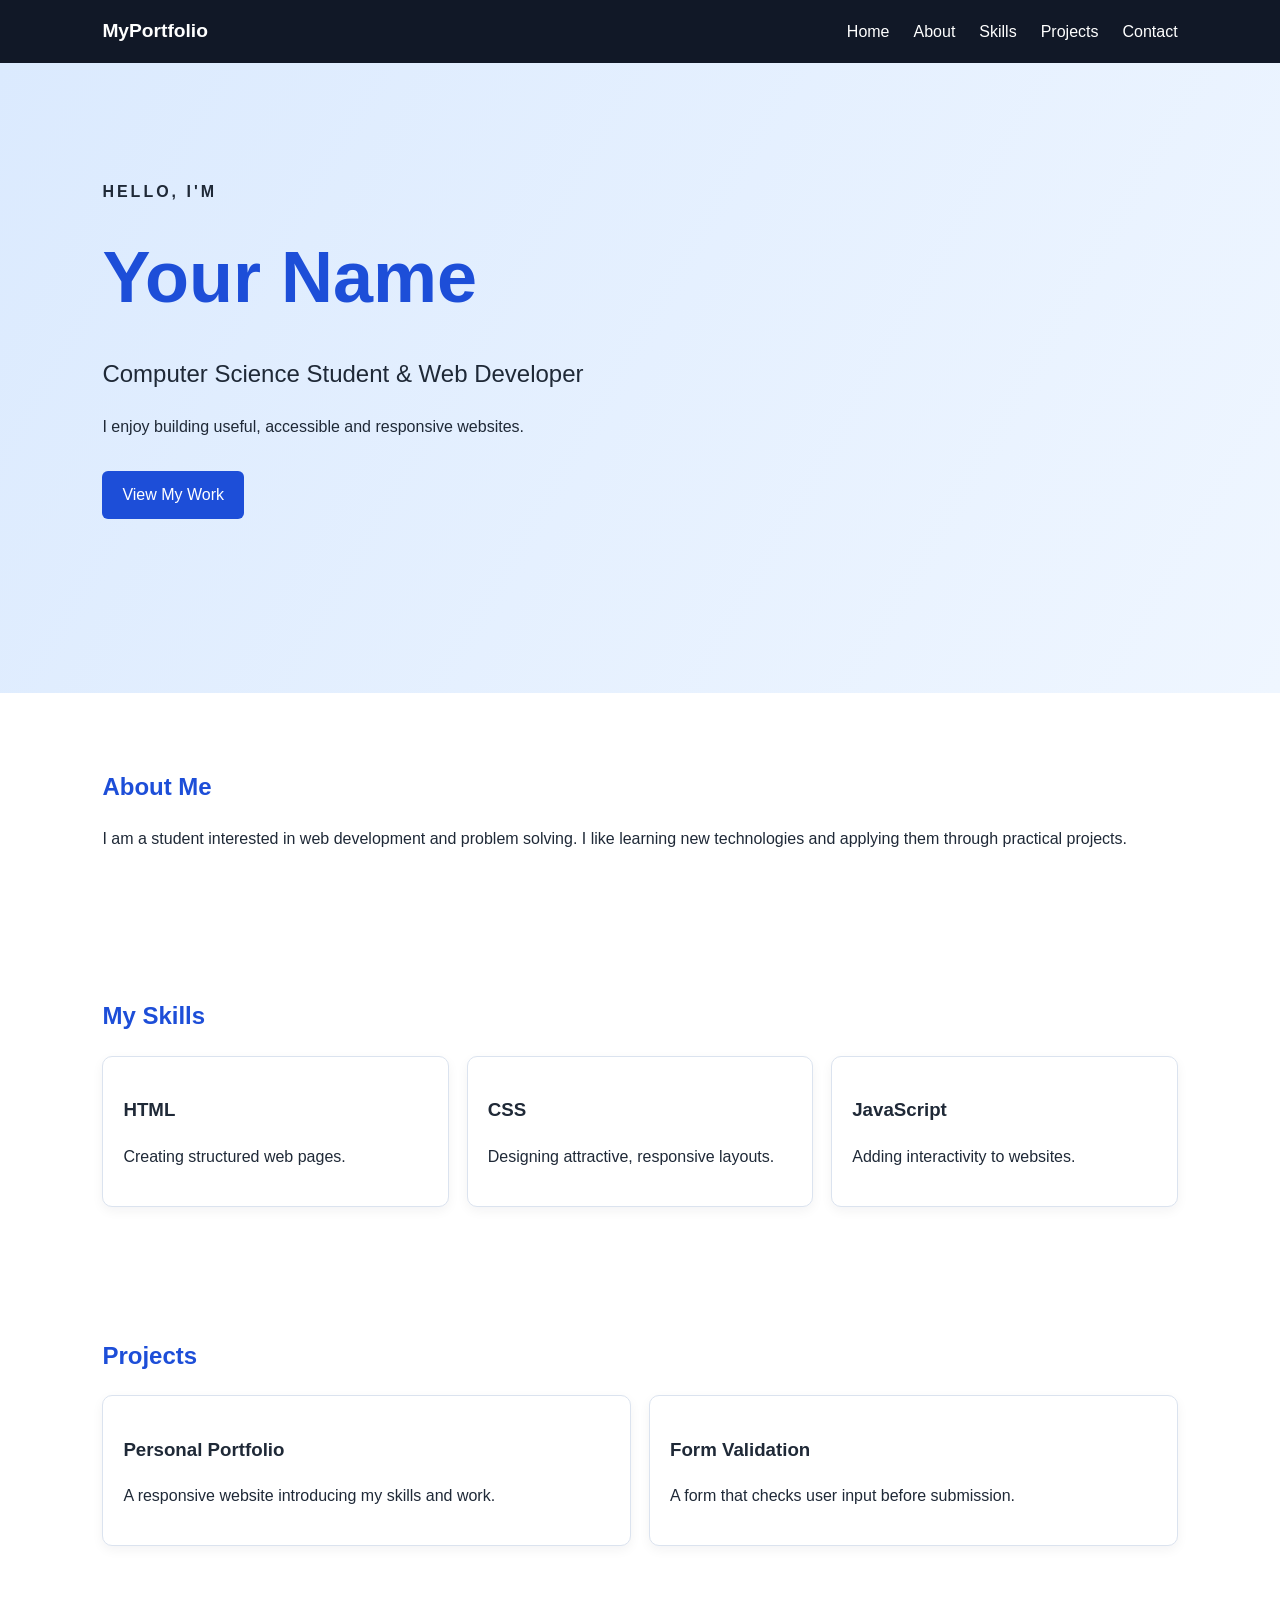
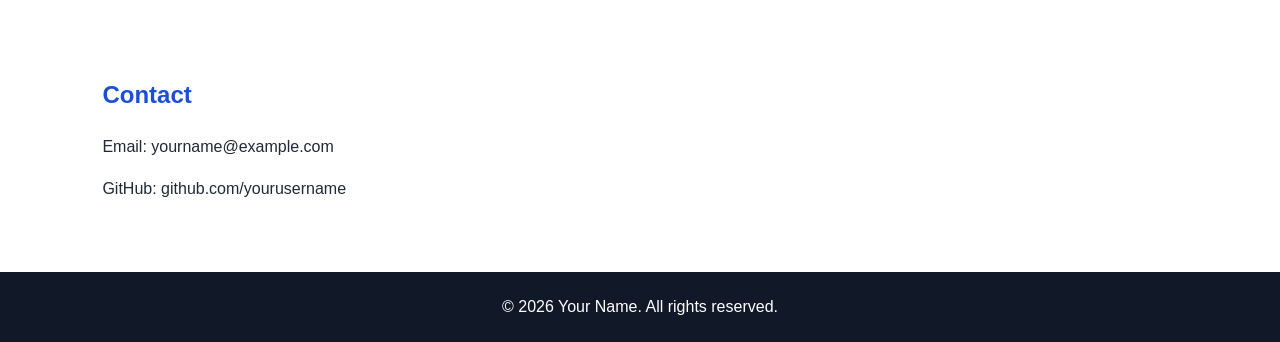
<file: week1_web_practice_solutions/01-portfolio/index.html>
<!DOCTYPE html>
<html lang="en">
<head>
  <meta charset="UTF-8">
  <meta name="viewport" content="width=device-width, initial-scale=1.0">
  <title>My Portfolio</title>
  <link rel="stylesheet" href="style.css">
</head>
<body>
  <header class="site-header">
    <a class="logo" href="#home">MyPortfolio</a>
    <button class="menu-toggle" aria-label="Toggle navigation" aria-expanded="false">☰</button>
    <nav class="nav-links" aria-label="Main navigation">
      <a href="#home">Home</a><a href="#about">About</a><a href="#skills">Skills</a><a href="#projects">Projects</a><a href="#contact">Contact</a>
    </nav>
  </header>

  <main>
    <section class="hero" id="home">
      <p class="eyebrow">HELLO, I'M</p>
      <h1>Your Name</h1>
      <h2>Computer Science Student & Web Developer</h2>
      <p>I enjoy building useful, accessible and responsive websites.</p>
      <a class="button" href="#projects">View My Work</a>
    </section>

    <section class="section" id="about">
      <h2>About Me</h2>
      <p>I am a student interested in web development and problem solving. I like learning new technologies and applying them through practical projects.</p>
    </section>

    <section class="section" id="skills">
      <h2>My Skills</h2>
      <div class="cards">
        <article class="card"><h3>HTML</h3><p>Creating structured web pages.</p></article>
        <article class="card"><h3>CSS</h3><p>Designing attractive, responsive layouts.</p></article>
        <article class="card"><h3>JavaScript</h3><p>Adding interactivity to websites.</p></article>
      </div>
    </section>

    <section class="section" id="projects">
      <h2>Projects</h2>
      <div class="cards">
        <article class="card"><h3>Personal Portfolio</h3><p>A responsive website introducing my skills and work.</p></article>
        <article class="card"><h3>Form Validation</h3><p>A form that checks user input before submission.</p></article>
      </div>
    </section>

    <section class="section" id="contact">
      <h2>Contact</h2>
      <p>Email: yourname@example.com</p>
      <p>GitHub: github.com/yourusername</p>
    </section>
  </main>
  <footer>© 2026 Your Name. All rights reserved.</footer>
  <script src="script.js"></script>
</body>
</html>
</file>
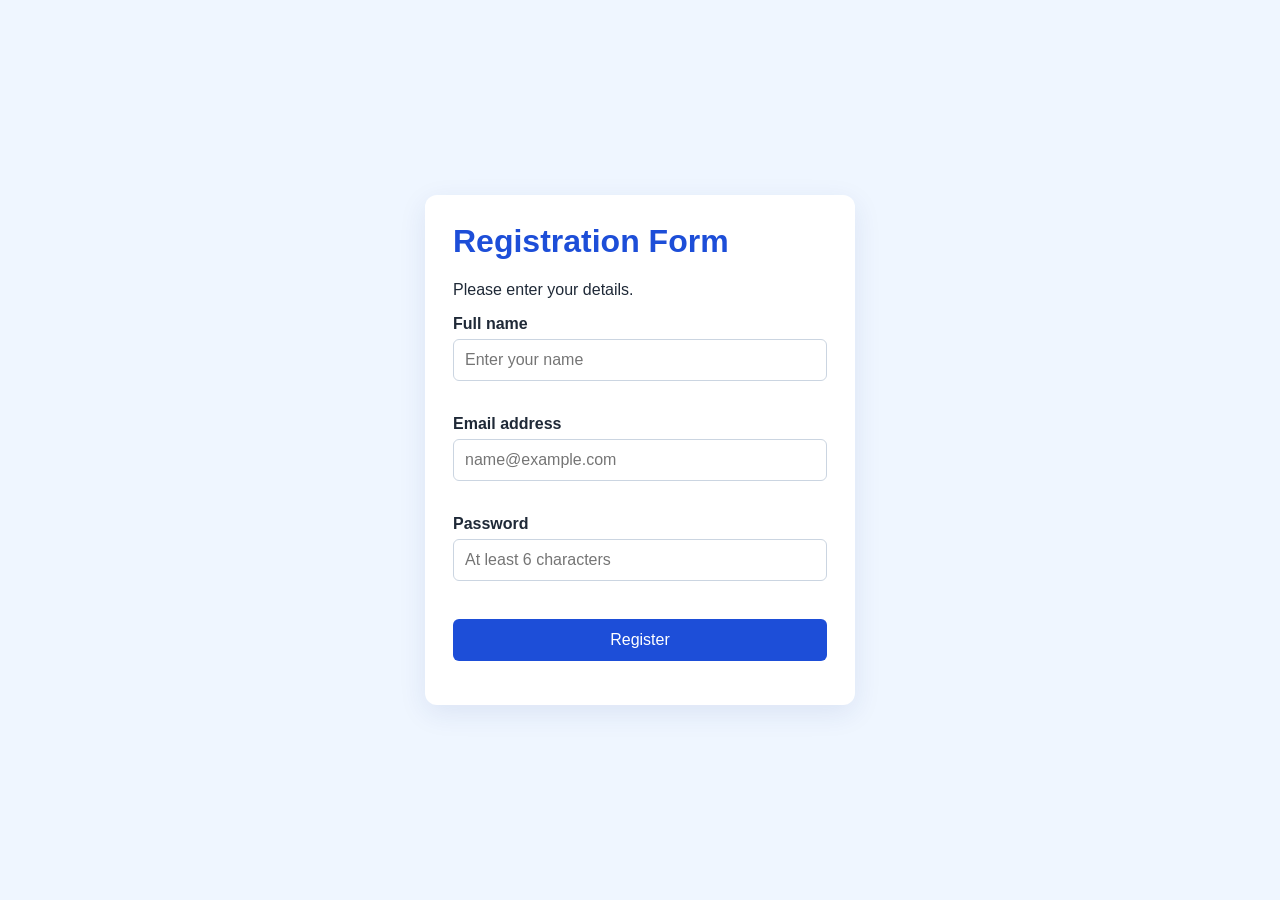
<file: week1_web_practice_solutions/02-form-validation/index.html>
<!DOCTYPE html>
<html lang="en">
<head>
  <meta charset="UTF-8">
  <meta name="viewport" content="width=device-width, initial-scale=1.0">
  <title>JavaScript Form Validation</title>
  <link rel="stylesheet" href="style.css">
</head>
<body>
  <main class="form-card">
    <h1>Registration Form</h1>
    <p>Please enter your details.</p>
    <form id="registerForm" novalidate>
      <label for="name">Full name</label>
      <input id="name" name="name" type="text" placeholder="Enter your name">
      <small class="error" id="nameError"></small>

      <label for="email">Email address</label>
      <input id="email" name="email" type="email" placeholder="name@example.com">
      <small class="error" id="emailError"></small>

      <label for="password">Password</label>
      <input id="password" name="password" type="password" placeholder="At least 6 characters">
      <small class="error" id="passwordError"></small>

      <button type="submit">Register</button>
      <p id="successMessage" role="status"></p>
    </form>
  </main>
  <script src="script.js"></script>
</body>
</html>
</file>
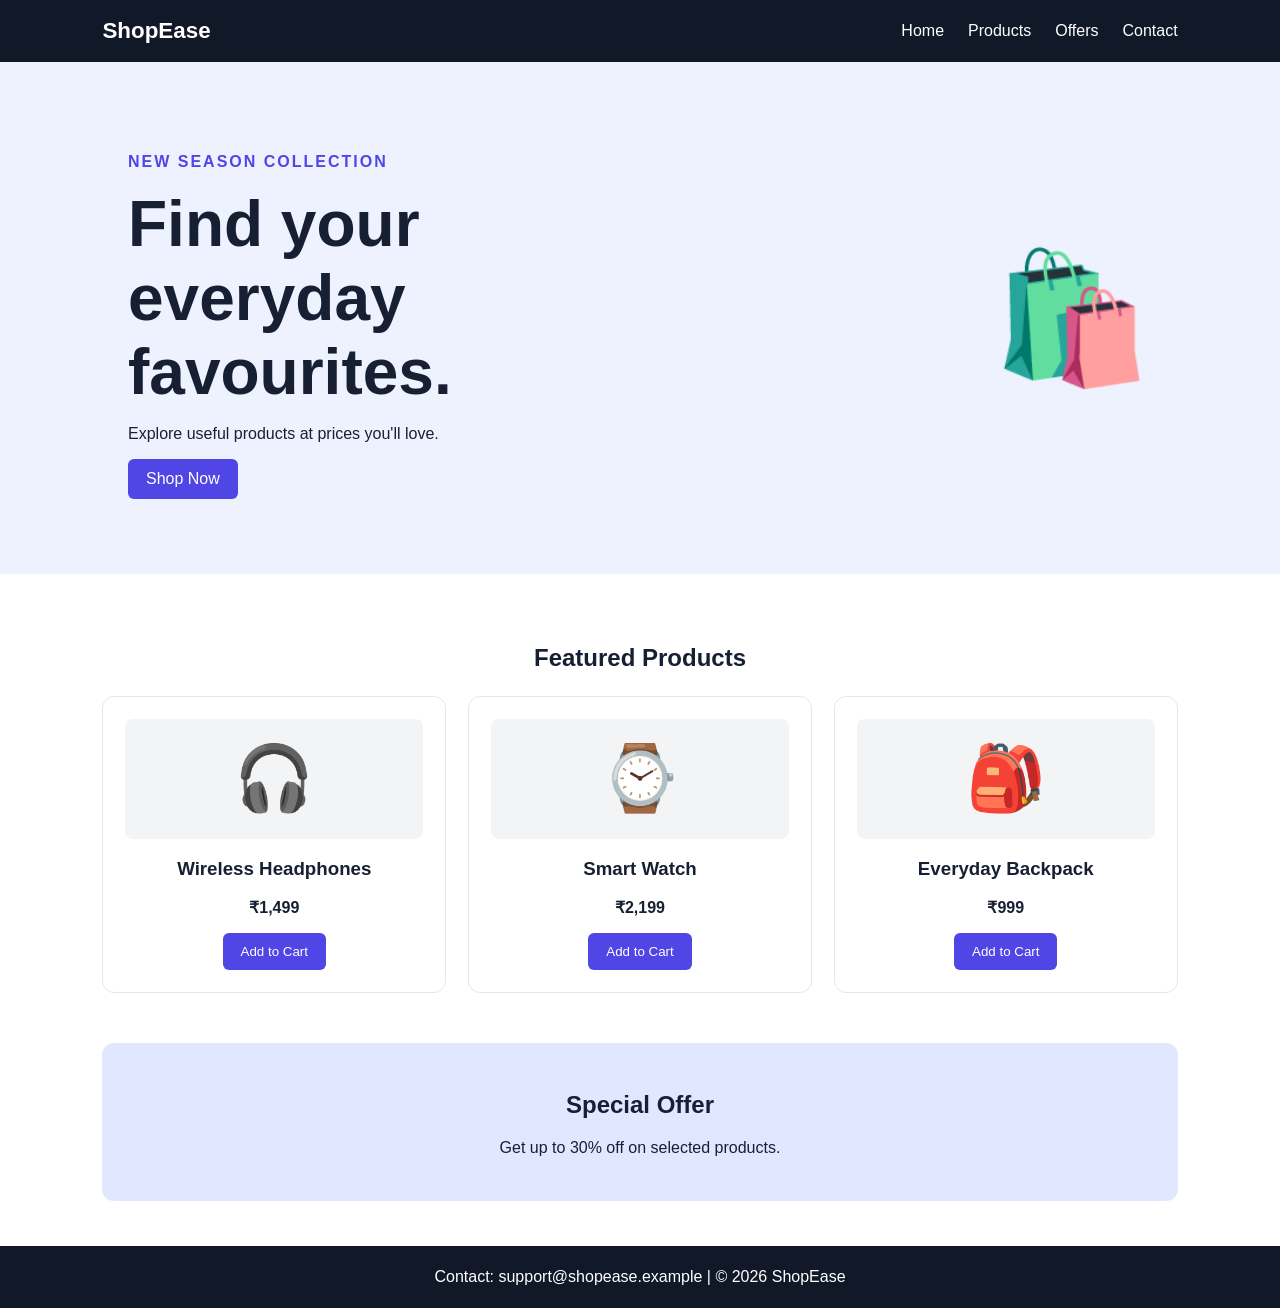
<file: week1_web_practice_solutions/03-ecommerce-landing/index.html>
<!DOCTYPE html>
<html lang="en">
<head>
  <meta charset="UTF-8">
  <meta name="viewport" content="width=device-width, initial-scale=1.0">
  <title>ShopEase – Online Store</title>
  <link rel="stylesheet" href="style.css">
</head>
<body>
  <header class="header">
    <a class="brand" href="#">ShopEase</a>
    <button class="menu-toggle" aria-label="Toggle menu" aria-expanded="false">☰</button>
    <nav class="nav"><a href="#home">Home</a><a href="#products">Products</a><a href="#offers">Offers</a><a href="#contact">Contact</a></nav>
  </header>
  <main>
    <section class="hero" id="home">
      <div><p class="tag">NEW SEASON COLLECTION</p><h1>Find your everyday favourites.</h1><p>Explore useful products at prices you'll love.</p><a class="cta" href="#products">Shop Now</a></div>
      <div class="hero-art" aria-label="Shopping bags illustration">🛍️</div>
    </section>
    <section class="products" id="products">
      <h2>Featured Products</h2>
      <div class="product-grid">
        <article class="product"><div class="product-image">🎧</div><h3>Wireless Headphones</h3><p>₹1,499</p><button>Add to Cart</button></article>
        <article class="product"><div class="product-image">⌚</div><h3>Smart Watch</h3><p>₹2,199</p><button>Add to Cart</button></article>
        <article class="product"><div class="product-image">🎒</div><h3>Everyday Backpack</h3><p>₹999</p><button>Add to Cart</button></article>
      </div>
    </section>
    <section class="offer" id="offers"><h2>Special Offer</h2><p>Get up to 30% off on selected products.</p></section>
  </main>
  <footer id="contact">Contact: support@shopease.example | © 2026 ShopEase</footer>
  <script src="script.js"></script>
</body>
</html>
</file>
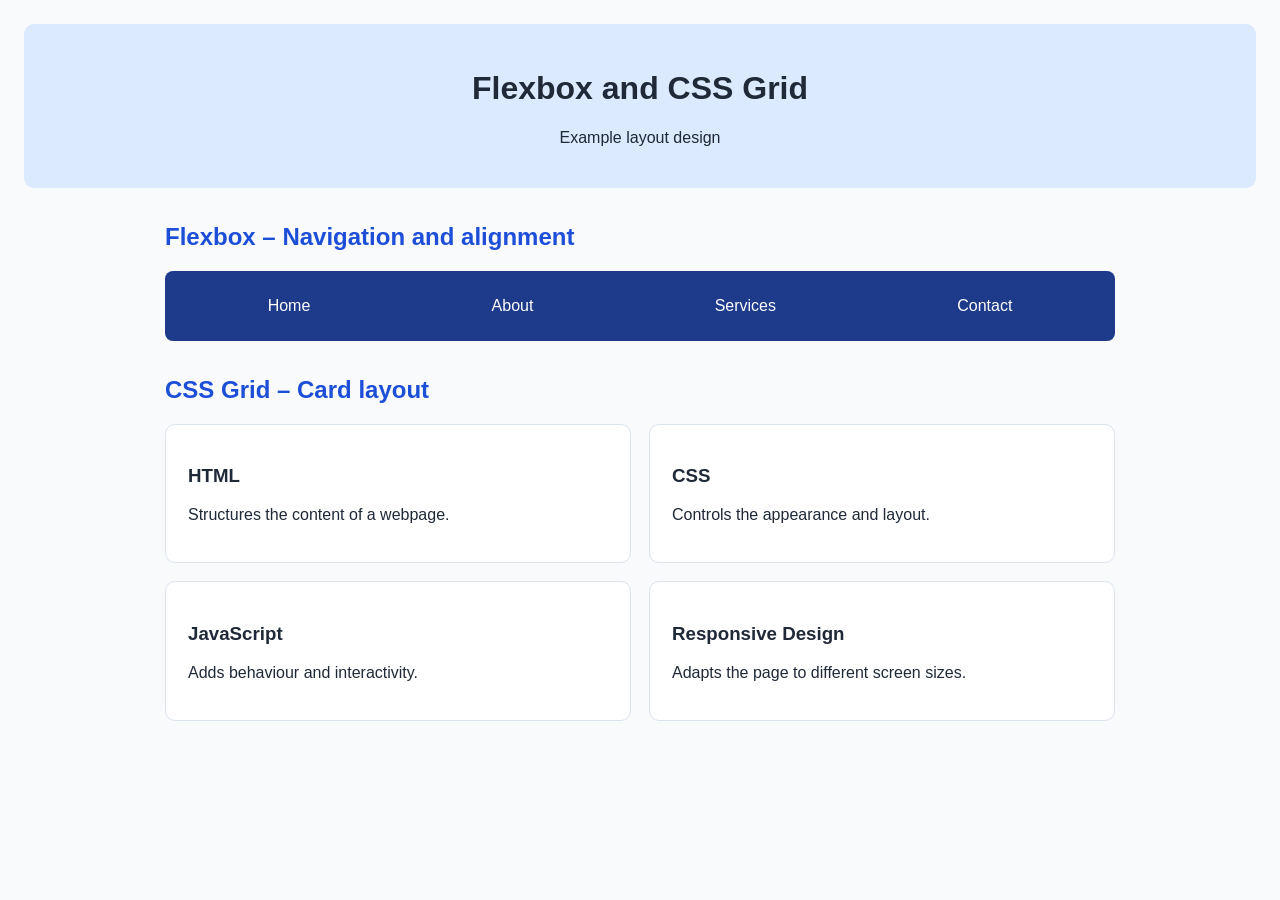
<file: week1_web_practice_solutions/04-flexbox-grid/index.html>
<!DOCTYPE html>
<html lang="en">
<head>
  <meta charset="UTF-8">
  <meta name="viewport" content="width=device-width, initial-scale=1.0">
  <title>Flexbox and Grid Layout</title>
  <link rel="stylesheet" href="style.css">
</head>
<body>
  <header><h1>Flexbox and CSS Grid</h1><p>Example layout design</p></header>
  <main>
    <h2>Flexbox – Navigation and alignment</h2>
    <nav class="flex-nav"><a href="#">Home</a><a href="#">About</a><a href="#">Services</a><a href="#">Contact</a></nav>
    <h2>CSS Grid – Card layout</h2>
    <section class="grid-layout">
      <article class="card"><h3>HTML</h3><p>Structures the content of a webpage.</p></article>
      <article class="card"><h3>CSS</h3><p>Controls the appearance and layout.</p></article>
      <article class="card"><h3>JavaScript</h3><p>Adds behaviour and interactivity.</p></article>
      <article class="card"><h3>Responsive Design</h3><p>Adapts the page to different screen sizes.</p></article>
    </section>
  </main>
</body>
</html>
</file>
<file: week1_web_practice_solutions/01-portfolio/style.css>
* { box-sizing: border-box; }
html { scroll-behavior: smooth; }
body { margin: 0; font-family: Arial, sans-serif; color: #1f2937; line-height: 1.6; }
.site-header { position: sticky; top: 0; z-index: 10; display: flex; justify-content: space-between; align-items: center; padding: 16px 8%; background: #111827; color: white; }
.logo { color: white; font-weight: bold; font-size: 1.2rem; text-decoration: none; }
.nav-links { display: flex; gap: 24px; }
.nav-links a { color: white; text-decoration: none; }
.nav-links a:hover { color: #93c5fd; }
.menu-toggle { display: none; background: none; color: white; border: 0; font-size: 1.5rem; cursor: pointer; }
.hero { min-height: 70vh; padding: 100px 8%; background: linear-gradient(120deg, #dbeafe, #eff6ff); }
.hero h1 { margin: 0; font-size: clamp(2.5rem, 7vw, 4.5rem); color: #1d4ed8; }
.hero h2 { font-weight: 500; }
.eyebrow { letter-spacing: 3px; font-weight: bold; }
.button { display: inline-block; margin-top: 16px; padding: 11px 20px; border-radius: 6px; background: #1d4ed8; color: white; text-decoration: none; }
.section { padding: 55px 8%; }
.section h2 { color: #1d4ed8; }
.cards { display: grid; grid-template-columns: repeat(auto-fit, minmax(210px, 1fr)); gap: 18px; }
.card { padding: 20px; border: 1px solid #dbe3ef; border-radius: 10px; background: white; box-shadow: 0 4px 12px #0f172a0d; }
footer { padding: 22px; text-align: center; background: #111827; color: white; }
@media (max-width: 650px) {
  .menu-toggle { display: block; }
  .nav-links { display: none; position: absolute; top: 60px; left: 0; right: 0; padding: 18px 8%; flex-direction: column; background: #111827; }
  .nav-links.open { display: flex; }
}
</file>
<file: week1_web_practice_solutions/02-form-validation/style.css>
* { box-sizing: border-box; }
body { margin: 0; min-height: 100vh; display: grid; place-items: center; padding: 20px; font-family: Arial, sans-serif; background: #eff6ff; color: #1f2937; }
.form-card { width: min(100%, 430px); padding: 28px; border-radius: 12px; background: white; box-shadow: 0 8px 28px #1e3a8a18; }
h1 { margin-top: 0; color: #1d4ed8; }
label { display: block; margin: 16px 0 6px; font-weight: bold; }
input { width: 100%; padding: 11px; border: 1px solid #cbd5e1; border-radius: 6px; font-size: 1rem; }
input:focus { outline: 2px solid #93c5fd; border-color: #2563eb; }
button { width: 100%; margin-top: 20px; padding: 12px; border: 0; border-radius: 6px; background: #1d4ed8; color: white; font-size: 1rem; cursor: pointer; }
.error { display: block; min-height: 18px; color: #dc2626; }
#successMessage { color: #15803d; font-weight: bold; }
</file>
<file: week1_web_practice_solutions/03-ecommerce-landing/style.css>
* { box-sizing: border-box; }
html { scroll-behavior: smooth; }
body { margin: 0; font-family: Arial, sans-serif; color: #172033; }
.header { display: flex; align-items: center; justify-content: space-between; padding: 18px 8%; background: #111827; }
.brand { color: white; text-decoration: none; font-size: 1.4rem; font-weight: bold; }
.nav { display: flex; gap: 24px; }
.nav a { color: white; text-decoration: none; }
.menu-toggle { display: none; color: white; background: none; border: 0; font-size: 1.5rem; }
.hero { display: flex; align-items: center; justify-content: space-between; gap: 30px; padding: 75px 10%; background: #eef2ff; }
.hero h1 { max-width: 560px; font-size: clamp(2.2rem, 6vw, 4rem); margin: 10px 0; }
.tag { color: #4f46e5; font-weight: bold; letter-spacing: 2px; }
.hero-art { font-size: 8rem; }
.cta, .product button { display: inline-block; padding: 11px 18px; border: 0; border-radius: 6px; background: #4f46e5; color: white; text-decoration: none; cursor: pointer; }
.products { padding: 50px 8%; text-align: center; }
.product-grid { display: grid; grid-template-columns: repeat(auto-fit, minmax(200px, 1fr)); gap: 22px; margin-top: 24px; }
.product { padding: 22px; border: 1px solid #e5e7eb; border-radius: 12px; }
.product-image { display: grid; place-items: center; min-height: 120px; background: #f3f4f6; border-radius: 8px; font-size: 4rem; }
.product p { font-weight: bold; }
.offer { margin: 0 8% 45px; padding: 28px; text-align: center; background: #e0e7ff; border-radius: 12px; }
footer { padding: 22px; text-align: center; background: #111827; color: white; }
@media (max-width: 650px) {
  .menu-toggle { display: block; }
  .nav { display: none; position: absolute; top: 62px; left: 0; right: 0; padding: 20px 8%; flex-direction: column; background: #111827; }
  .nav.open { display: flex; }
  .hero { flex-direction: column; text-align: center; }
  .hero-art { font-size: 5rem; }
}
</file>
<file: week1_web_practice_solutions/04-flexbox-grid/style.css>
* { box-sizing: border-box; }
body { margin: 0; padding: 24px; font-family: Arial, sans-serif; color: #1f2937; background: #f8fafc; }
header { padding: 25px; text-align: center; background: #dbeafe; border-radius: 10px; }
main { max-width: 950px; margin: 30px auto; }
h2 { margin-top: 35px; color: #1d4ed8; }
.flex-nav { display: flex; justify-content: space-around; align-items: center; flex-wrap: wrap; gap: 12px; padding: 18px; background: #1e3a8a; border-radius: 8px; }
.flex-nav a { color: white; text-decoration: none; padding: 8px 14px; }
.grid-layout { display: grid; grid-template-columns: repeat(2, minmax(0, 1fr)); gap: 18px; }
.card { padding: 22px; background: white; border: 1px solid #dbe3ef; border-radius: 10px; }
@media (max-width: 600px) { .grid-layout { grid-template-columns: 1fr; } .flex-nav { flex-direction: column; } }
</file>
